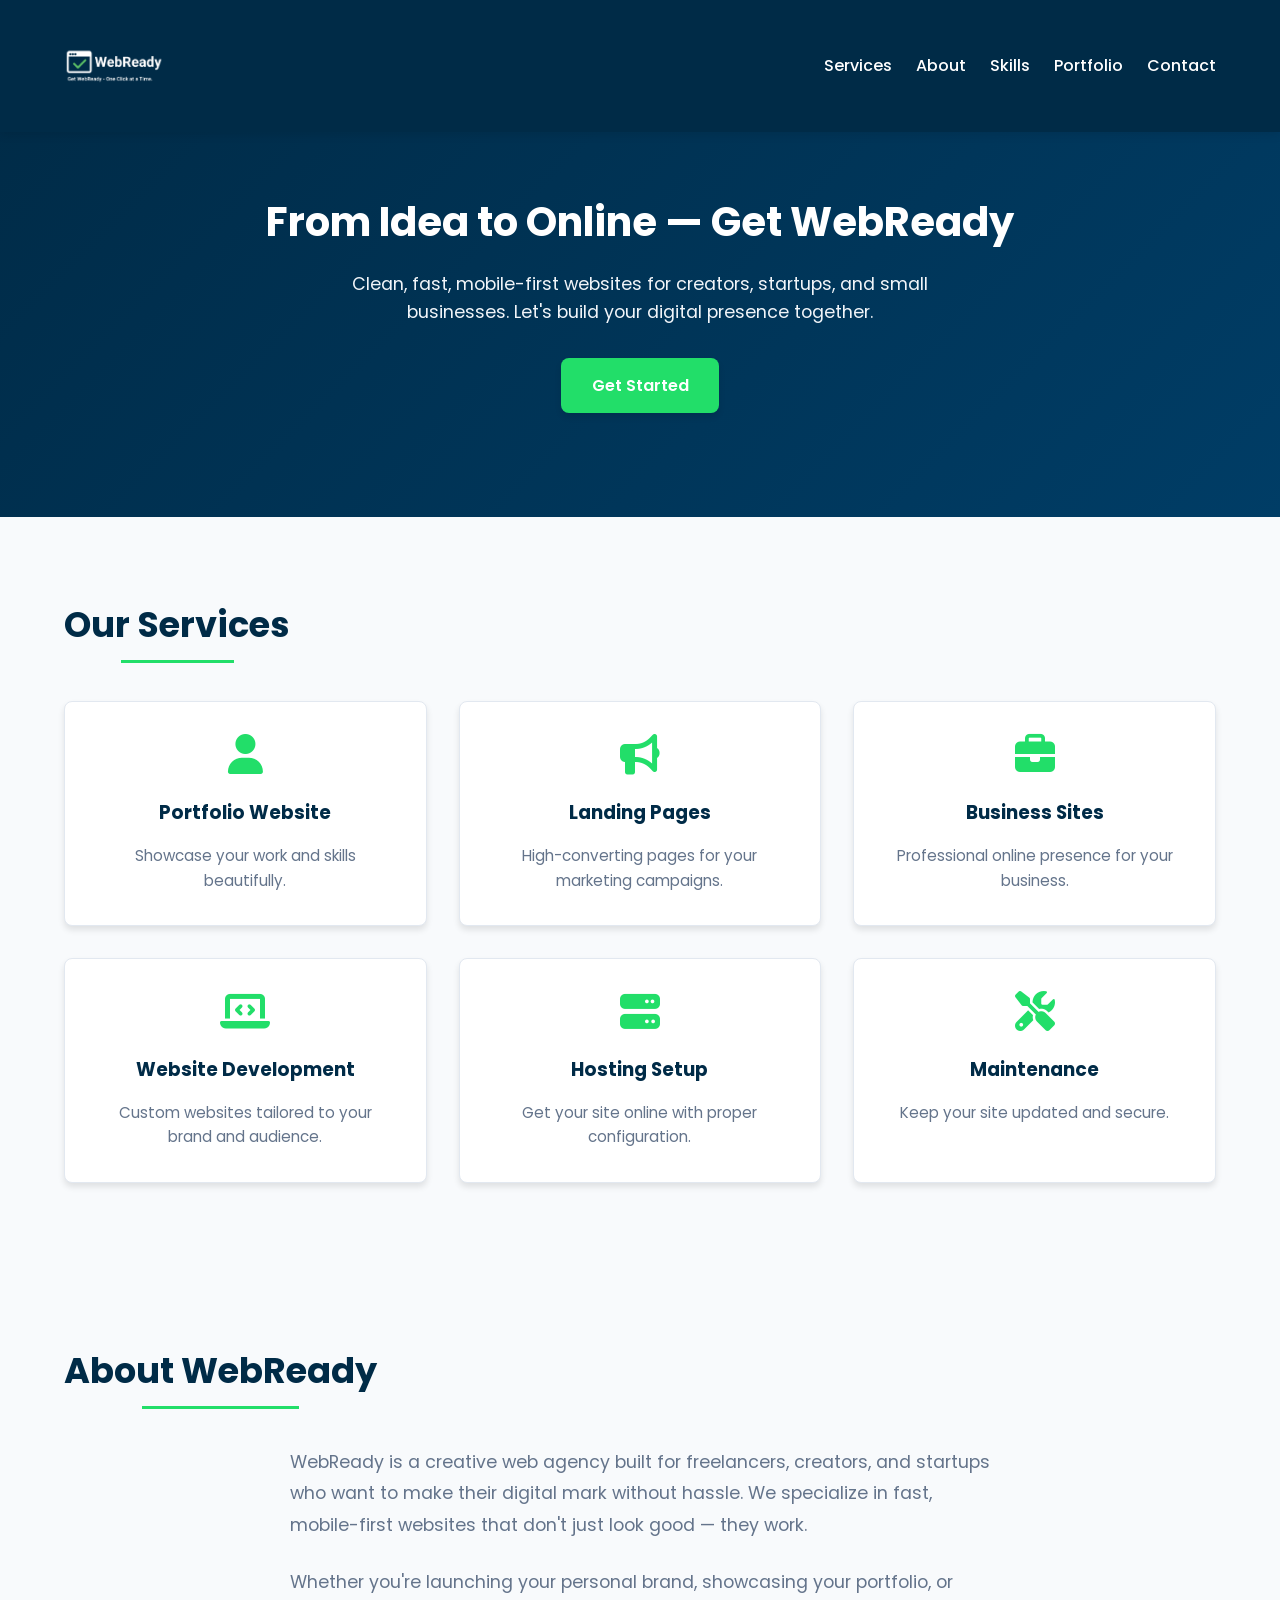
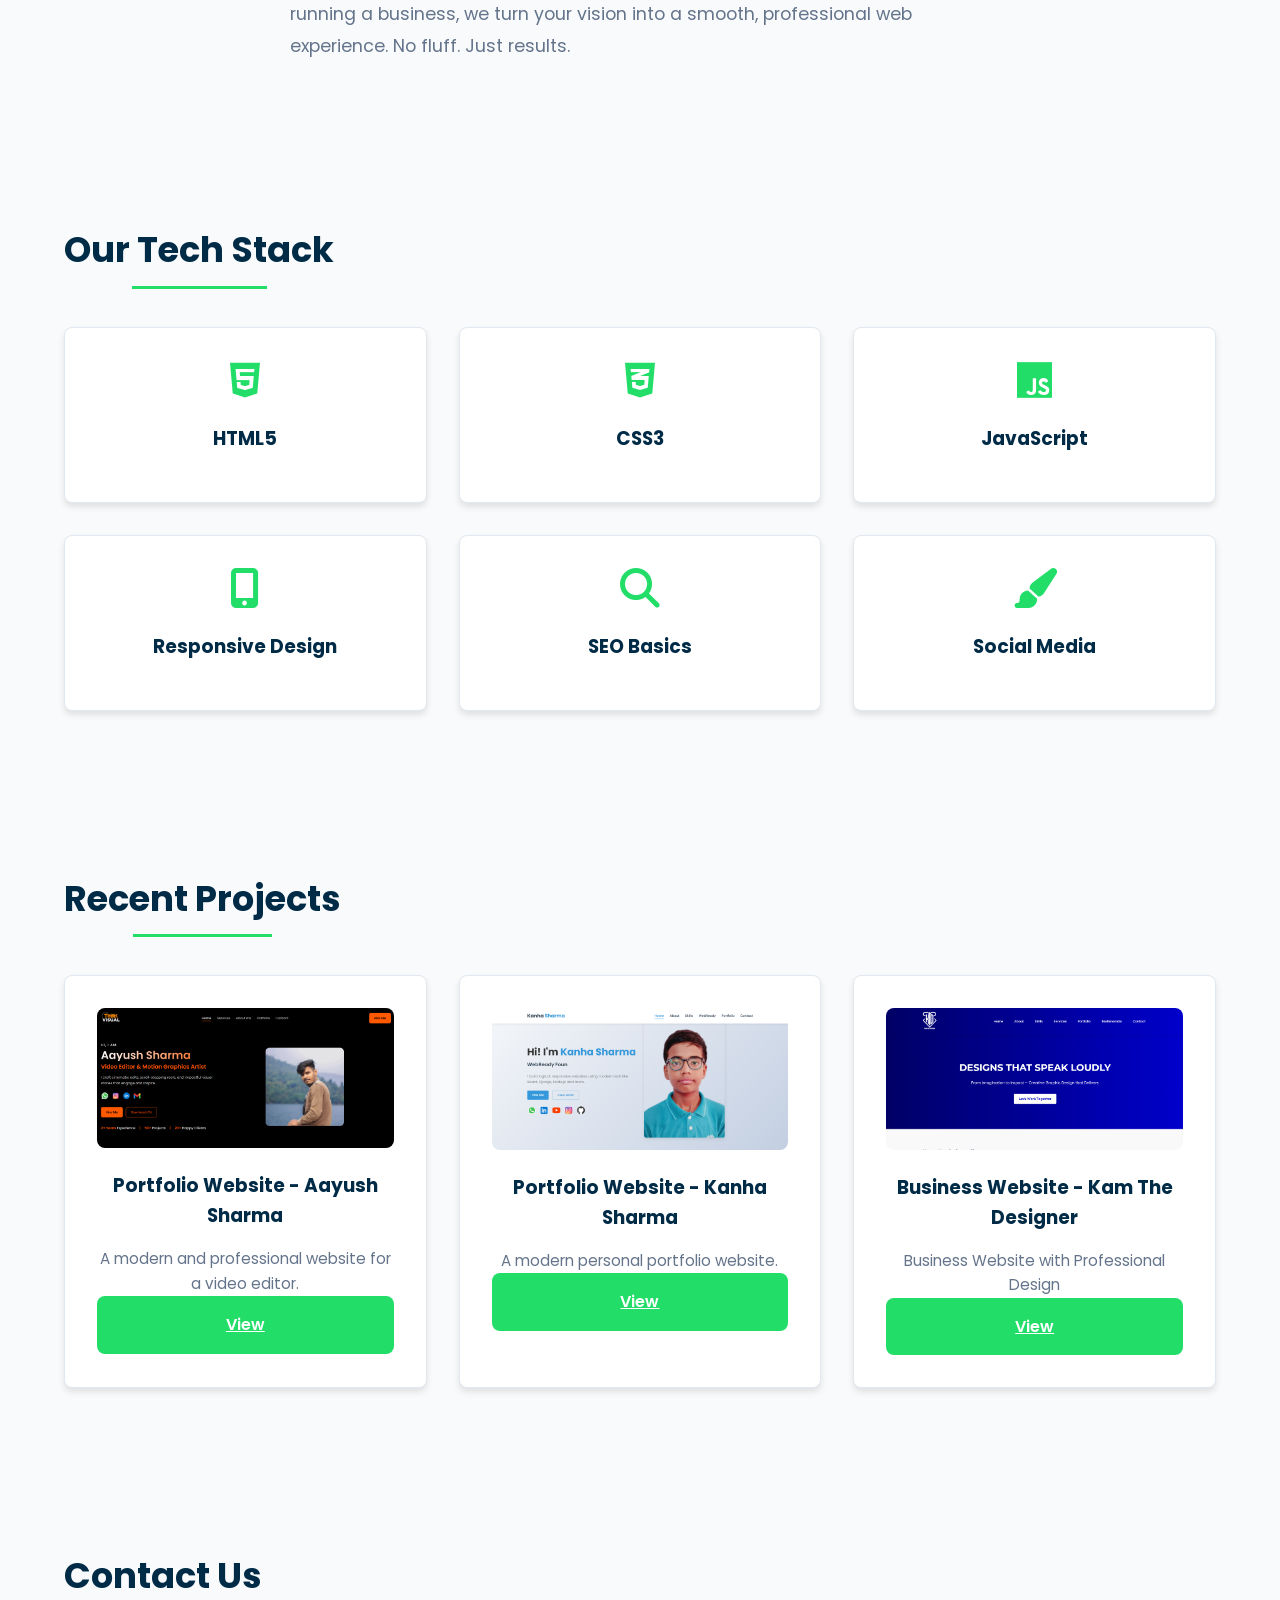
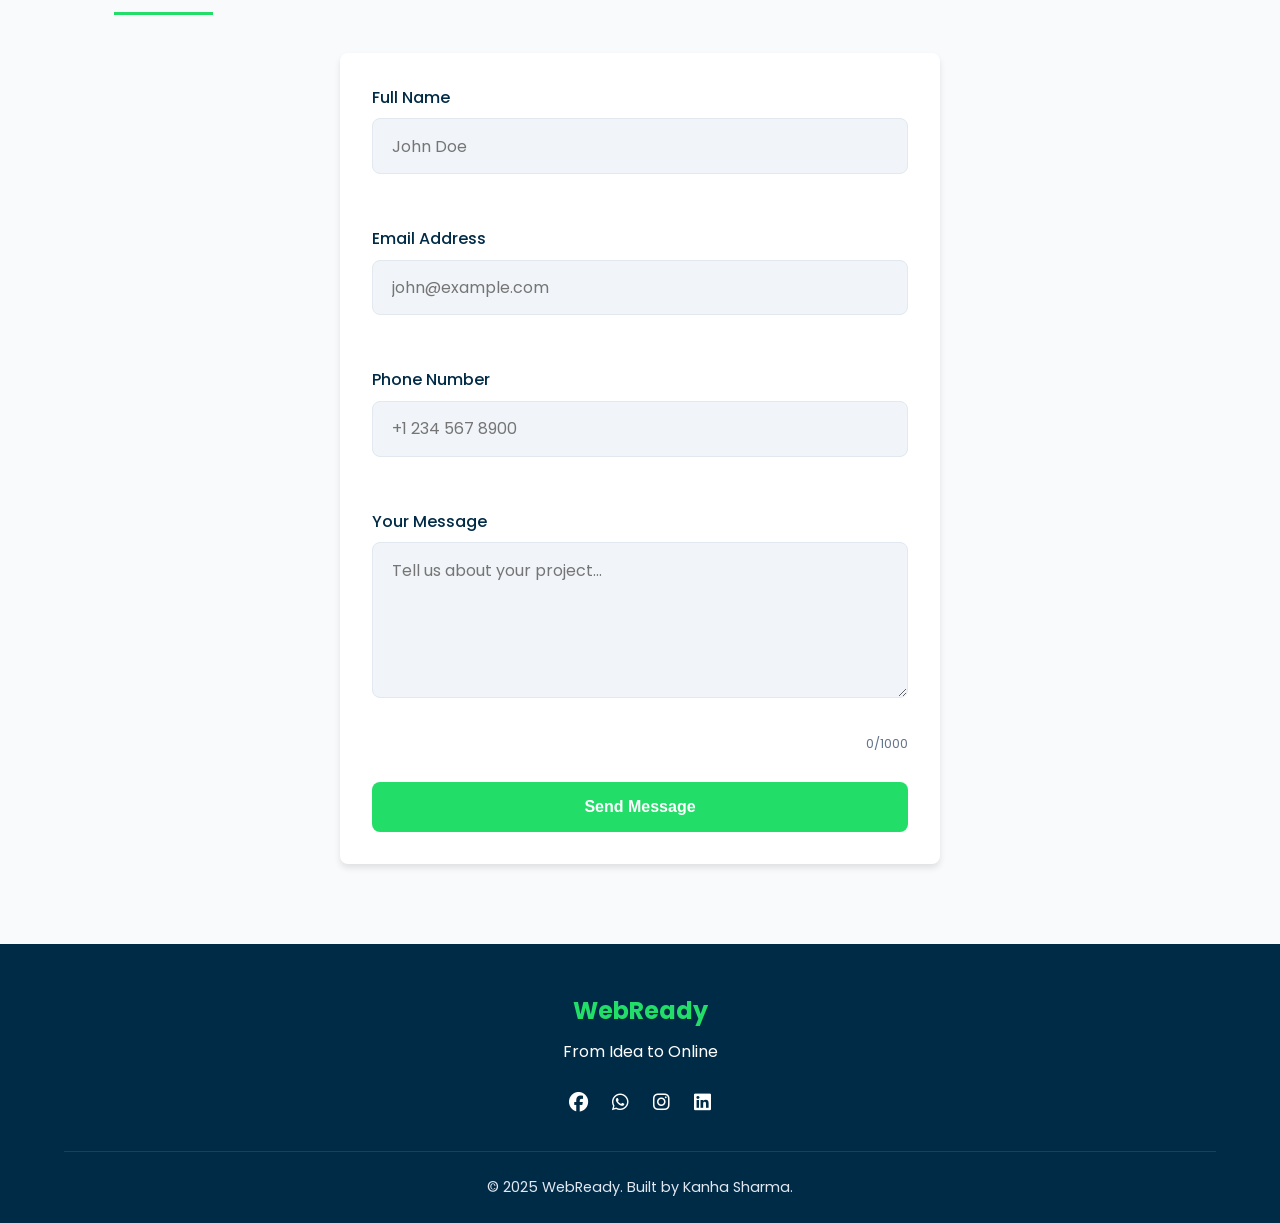
<file: index.html>
<!DOCTYPE html>
<html lang="en">

<head>
  <!-- Basic Meta Tags -->
  <meta charset="UTF-8" />
  <meta name="viewport" content="width=device-width, initial-scale=1.0" />
  <meta http-equiv="X-UA-Compatible" content="IE=edge" />
  <meta name="description" content="WebReady builds clean, fast, mobile-first websites for creators, startups, and small businesses. Get online with expert help and modern design." />
  <meta name="keywords" content="Web Design, Portfolio Websites, Business Sites, Web Development, Responsive Design, SEO Ready, WebReady, Kanha Sharma" />
  <meta name="author" content="Kanha Sharma" />
  <meta name="robots" content="index, follow" />
  <link rel="canonical" href="https://webready.agency/" />

  <!-- Title -->
  <title>WebReady – From Idea to Online</title>

  <!-- Favicon -->
  <link rel="icon" href="WebReady-Logo-Design-Favicon.png" type="image/x-icon" />

  <!-- Fonts & Icons -->
  <link rel="preconnect" href="https://fonts.googleapis.com" />
  <link rel="preconnect" href="https://fonts.gstatic.com" crossorigin />
  <link href="https://fonts.googleapis.com/css2?family=Poppins:wght@400;500;600;700&display=swap" rel="stylesheet" />
  <link rel="stylesheet" href="https://cdnjs.cloudflare.com/ajax/libs/font-awesome/6.4.0/css/all.min.css" />

  <!-- Stylesheet -->
  <link rel="stylesheet" href="style.css" />

  <!-- Open Graph (for social media sharing) -->
  <meta property="og:title" content="WebReady – From Idea to Online" />
  <meta property="og:description" content="Clean, modern websites for creators, startups, and small businesses." />
  <meta property="og:image" content="https://webready.agency/og-preview.png" />
  <meta property="og:url" content="https://businesswebready" />
  <meta property="og:type" content="website" />

  <!-- Twitter Card -->
  <meta name="twitter:card" content="summary_large_image" />
  <meta name="twitter:title" content="WebReady – From Idea to Online" />
  <meta name="twitter:description" content="Mobile-first websites designed for creators, freelancers, and startups." />
  <meta name="twitter:image" content="https://webready.agency/WebReady-Logo-Design-Favicon.png" />
</head>


<body>

    <header class="fade-in">
        <div class="container">
            <h1 class="logo">
                <a href="#hero">
                    <img src="WebReady-Logo-Design.png" alt="WebReady Logo" />
                </a>
            </h1>

            <nav class="nav-links" id="nav-links">
                <a href="#services">Services</a>
                <a href="#about">About</a>
                <a href="#skills">Skills</a>
                <a href="#portfolio">Portfolio</a>
                <a href="#contact">Contact</a>
            </nav>
            <div class="hamburger" id="hamburger" aria-label="Menu" aria-expanded="false">
                <span></span>
                <span></span>
                <span></span>
            </div>
        </div>
    </header>

    <section class="hero slide-in" id="hero">
        <div class="container">
            <h2>From Idea to Online — Get WebReady</h2>
            <p>Clean, fast, mobile-first websites for creators, startups, and small businesses. Let's build your digital
                presence together.</p>
            <a href="#contact" class="cta-button-top">Get Started</a>
        </div>
    </section>

    <main>
        <section class="section" id="services">
            <div class="container">
                <h2>Our Services</h2>
                <div class="grid services">
                    <div class="card">
                        <i class="fas fa-user"></i>
                        <h3>Portfolio Website</h3>
                        <p>Showcase your work and skills beautifully.</p>
                    </div>
                    <div class="card">
                        <i class="fas fa-bullhorn"></i>
                        <h3>Landing Pages</h3>
                        <p>High-converting pages for your marketing campaigns.</p>
                    </div>
                    <div class="card">
                        <i class="fas fa-briefcase"></i>
                        <h3>Business Sites</h3>
                        <p>Professional online presence for your business.</p>
                    </div>
                    <div class="card">
                        <i class="fas fa-laptop-code"></i>
                        <h3>Website Development</h3>
                        <p>Custom websites tailored to your brand and audience.</p>
                    </div>
                    <div class="card">
                        <i class="fas fa-server"></i>
                        <h3>Hosting Setup</h3>
                        <p>Get your site online with proper configuration.</p>
                    </div>
                    <div class="card">
                        <i class="fas fa-tools"></i>
                        <h3>Maintenance</h3>
                        <p>Keep your site updated and secure.</p>
                    </div>
                </div>
            </div>
        </section>

        <section class="section about" id="about">
            <div class="container">
                <h2>About WebReady</h2>
                <p>WebReady is a creative web agency built for freelancers, creators, and startups who want to make
                    their digital mark without hassle. We specialize in fast, mobile-first websites that don't just look
                    good — they work.</p>
                <br>
                <p>
                    Whether you're launching your personal brand, showcasing your portfolio, or running a business, we
                    turn your vision into a smooth, professional web experience. No fluff. Just results.</p>
            </div>
        </section>

        <section class="section" id="skills">
            <div class="container">
                <h2>Our Tech Stack</h2>
                <div class="grid skills">
                    <div class="card">
                        <i class="fab fa-html5"></i>
                        <h3>HTML5</h3>
                    </div>
                    <div class="card">
                        <i class="fab fa-css3-alt"></i>
                        <h3>CSS3</h3>
                    </div>
                    <div class="card">
                        <i class="fab fa-js"></i>
                        <h3>JavaScript</h3>
                    </div>
                    <div class="card">
                        <i class="fas fa-mobile-alt"></i>
                        <h3>Responsive Design</h3>
                    </div>
                    <div class="card">
                        <i class="fas fa-search"></i>
                        <h3>SEO Basics</h3>
                    </div>
                    <div class="card">
                        <i class="fas fa-paint-brush"></i>
                        <h3>Social Media</h3>
                    </div>
                </div>
            </div>
        </section>

        <section class="section" id="portfolio">
            <div class="container">
                <h2>Recent Projects</h2>
                <div class="grid portfolio">
                    <div class="card">
                        <img src="Aayush-Portfolio.png" alt="Portfolio Site for Creator" loading="lazy">
                        <h3>Portfolio Website - Aayush Sharma</h3>
                        <p>A modern and professional website for a video editor.</p>
                        <a href="https://kanhaprogrammer.github.io/Aayush-Portfolio---My-Project/"
                            class="cta-button">View</a>
                    </div>
                    <div class="card">
                        <img src="Kanha-Portfolio.png" alt="Startup Landing Page" loading="lazy">
                        <h3>Portfolio Website - Kanha Sharma</h3>
                        <p>A modern personal portfolio website.</p>
                        <a href="https://kanhaprogrammer.github.io/kanha-portfolio/" class="cta-button">View</a>
                    </div>
                    <div class="card">
                        <img src="Kam_the_Designer- Website.png" alt="Business Site for Local Brand" loading="lazy">
                        <h3>Business Website - Kam The Designer</h3>
                        <p>Business Website with Professional Design</p>
                        <a href="https://kam-the-designer.github.io/kam-the-designer/" class="cta-button">View</a>
                    </div>
                </div>
            </div>
        </section>

        <section class="section contact" id="contact">
            <div class="container">
                <h2>Contact Us</h2>
                <form class="contact-form" action="https://formspree.io/f/xrbknvlk" method="POST" id="contactForm"
                    novalidate>
                    <!-- Name -->
                    <div class="form-group">
                        <label for="name" class="form-label">Full Name</label>
                        <input type="text" name="name" id="name" class="form-control" placeholder="John Doe" required
                            minlength="2" maxlength="100" />
                        <div class="form-error" id="name-error"></div>
                    </div>

                    <!-- Email -->
                    <div class="form-group">
                        <label for="email" class="form-label">Email Address</label>
                        <input type="email" name="email" id="email" class="form-control" placeholder="john@example.com"
                            required pattern="[a-z0-9._%+-]+@[a-z0-9.-]+\.[a-z]{2,}$" />
                        <div class="form-error" id="email-error"></div>
                    </div>

                    <!-- Phone (Optional) -->
                    <div class="form-group">
                        <label for="phone" class="form-label">Phone Number <span
                                class="optional"></span></label>
                        <input type="tel" name="phone" id="phone" class="form-control" placeholder="+1 234 567 8900" required
                            pattern="^(\+?\d{1,3}[- ]?)?\d{10}$" />
                        <div class="form-error" id="phone-error"></div>
                    </div>

                    <!-- Message -->
                    <div class="form-group">
                        <label for="message" class="form-label">Your Message</label>
                        <textarea name="message" id="message" class="form-control"
                            placeholder="Tell us about your project..." rows="5"minlength="10"
                            maxlength="1000"></textarea>
                        <div class="form-error" id="message-error"></div>
                        <div class="character-count"><span id="message-counter">0</span>/1000</div>
                    </div>

                    <!-- Submit Button -->
                    <div class="form-footer">
                        <button type="submit" class="cta-button" id="submitBtn" aria-live="polite">
                            <span class="btn-text">Send Message</span>
                            <span class="loading-spinner" aria-hidden="true"></span>
                        </button>
                    </div>
                </form>
            </div>
        </section>

        </div>
        </section>
    </main>

    <footer>
        <div class="container">
            <div class="footer-content">
                <div class="footer-logo">
                    <h2>WebReady</h2>
                    <p>From Idea to Online</p>
                </div>
                <div class="social-links">
                    <a href="https://www.facebook.com/profile.php?id=61578298170309" aria-label="Facebook"><i
                            class="fab fa-facebook"></i></a>
                    <a href="https://wa.me/919871072210" aria-label="Twitter"><i class="fab fa-whatsapp"></i></a>
                    <a href="https://www.instagram.com/businesswebready/" aria-label="Instagram"><i
                            class="fab fa-instagram"></i></a>
                    <a href="https://www.linkedin.com/company/web-ready-agency" aria-label="LinkedIn"><i
                            class="fab fa-linkedin"></i></a>
                </div>
            </div>
            <p class="copyright">&copy; 2025 WebReady. Built by Kanha Sharma.</p>
        </div>
    </footer>

    <script src="script.js" defer></script>
</body>

</html>
</file>
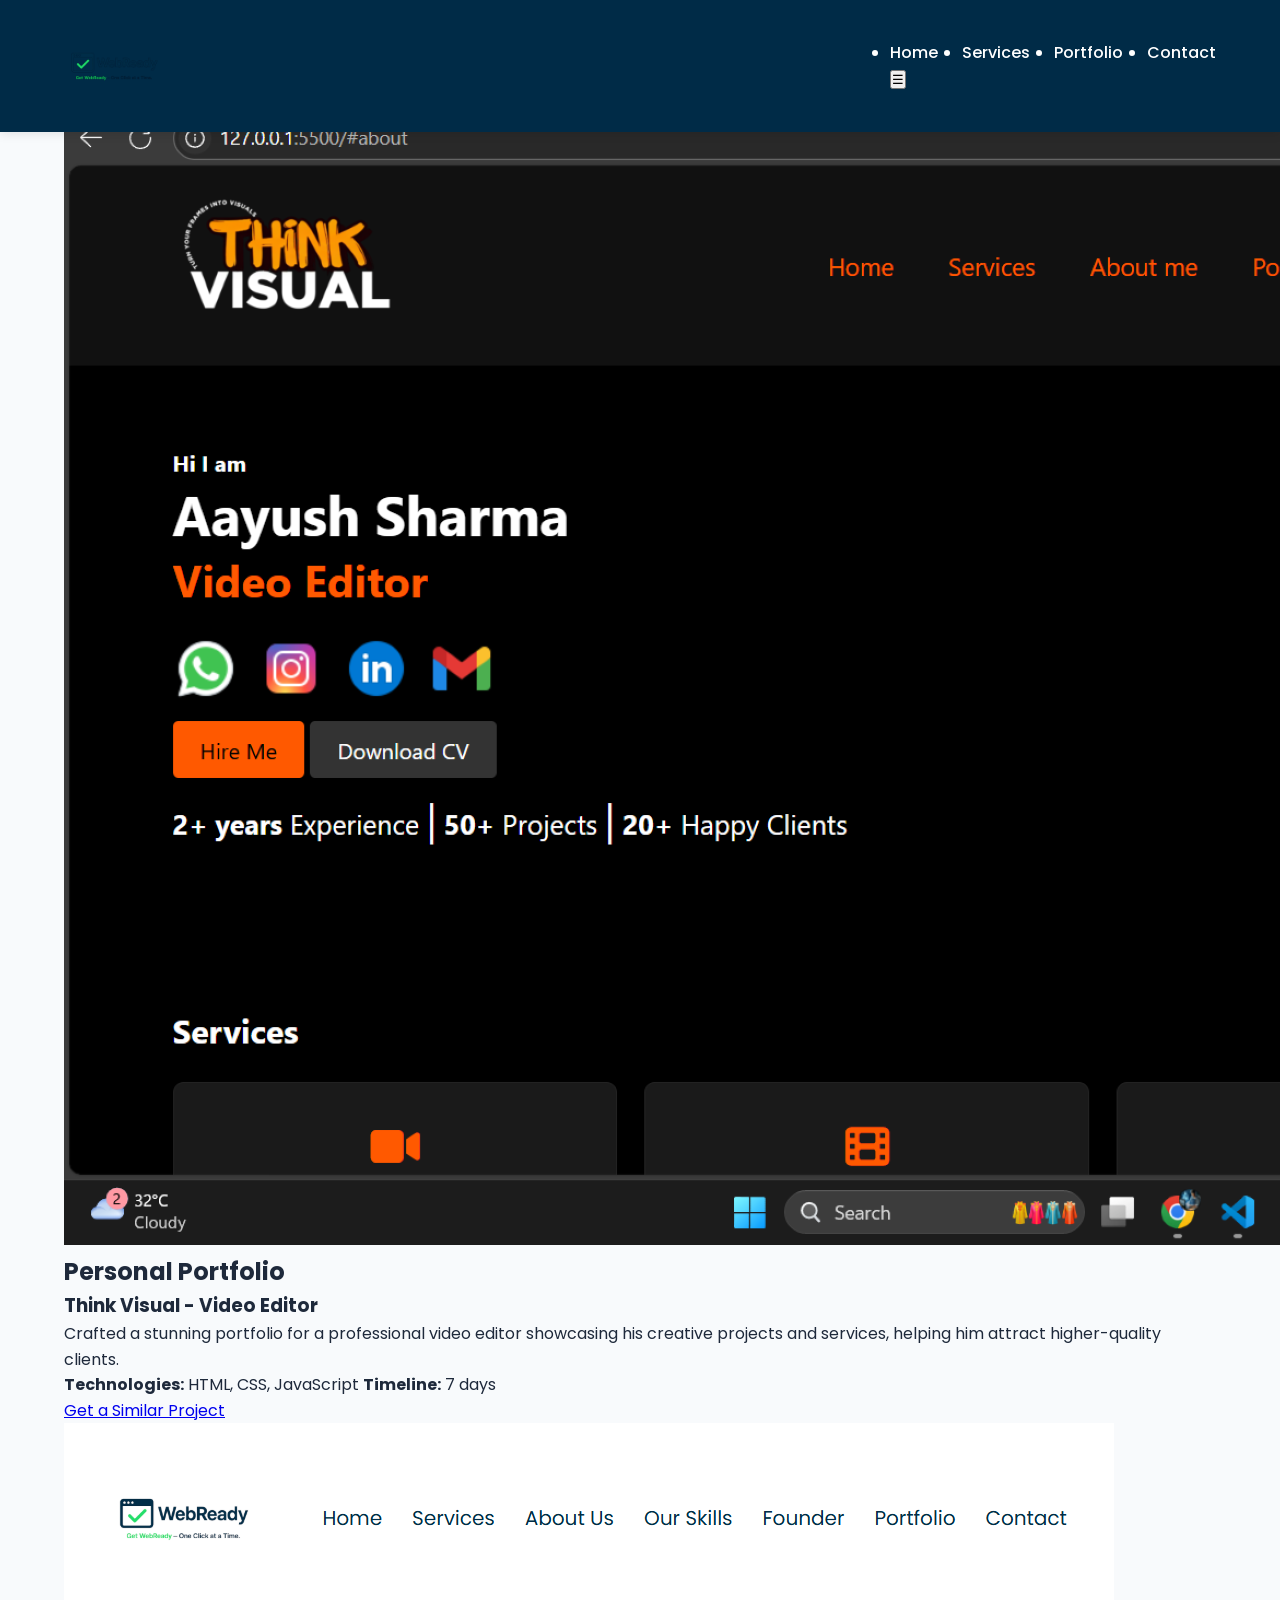
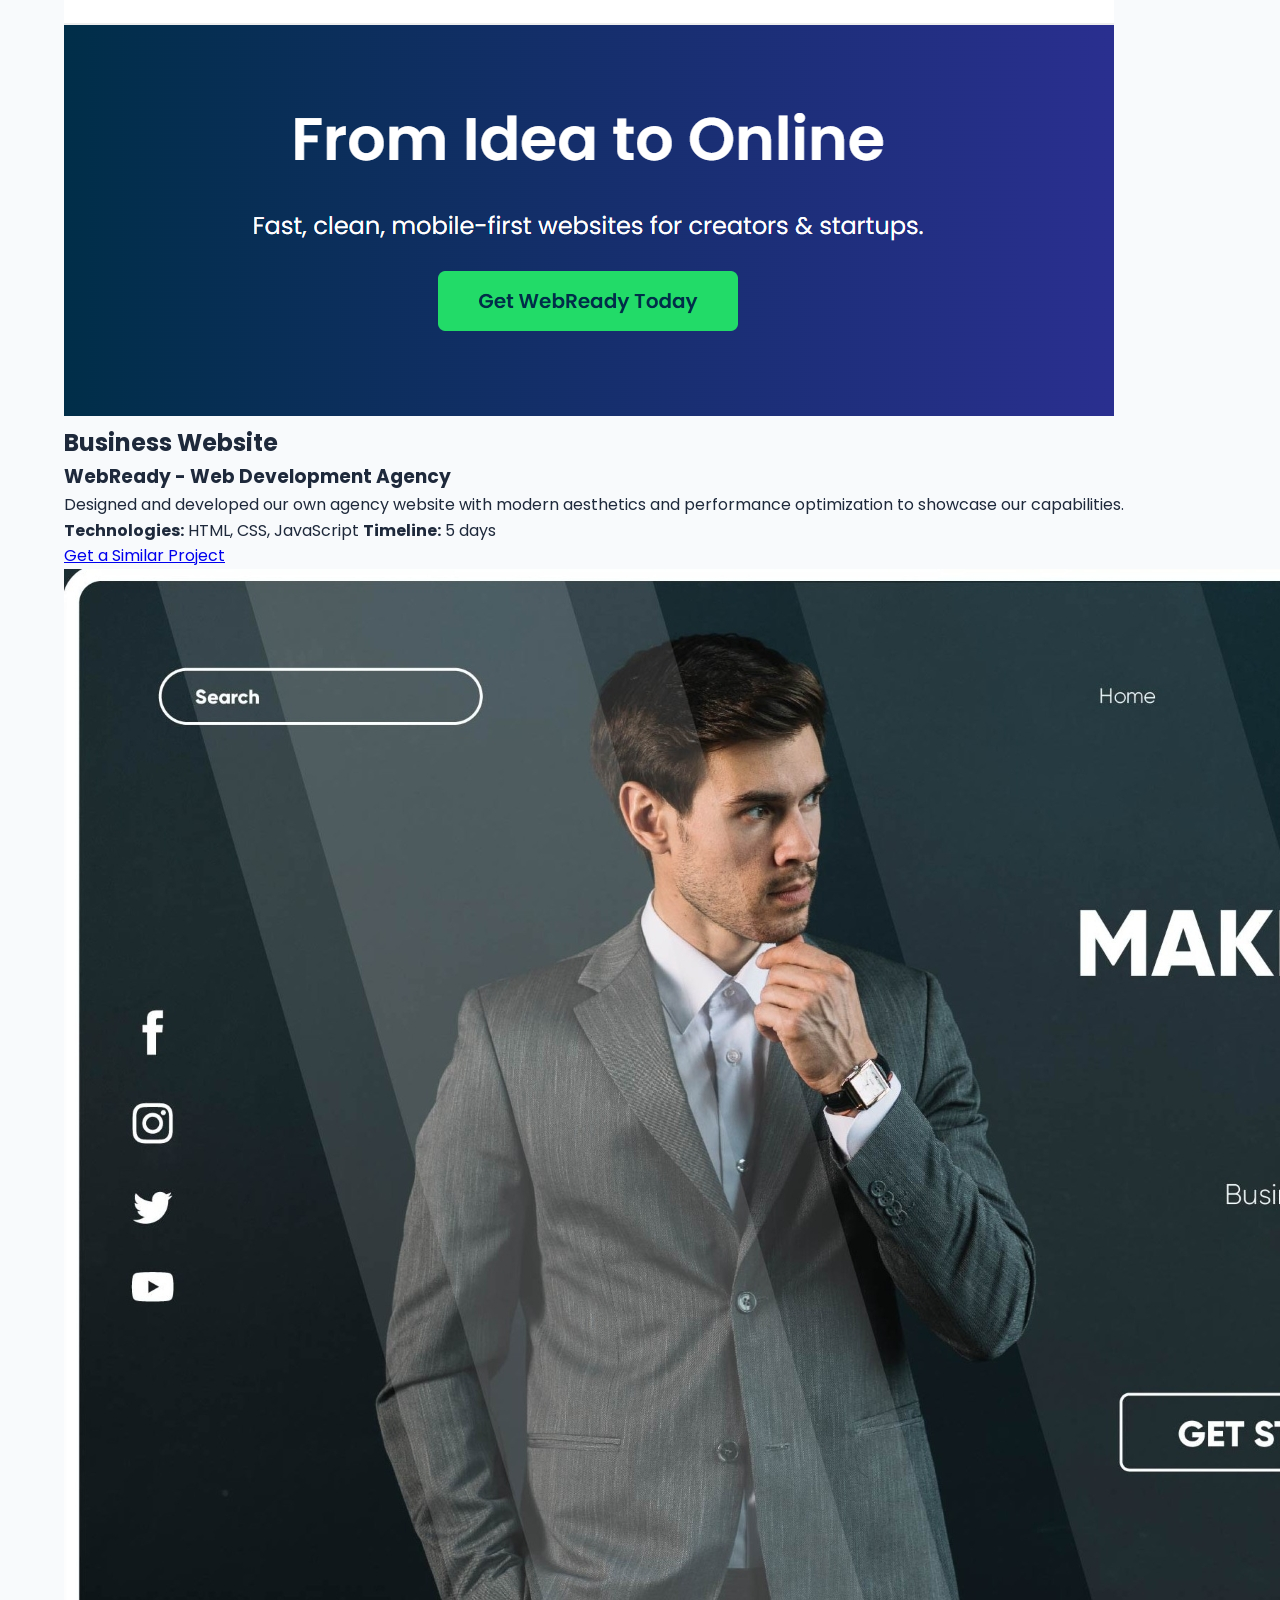
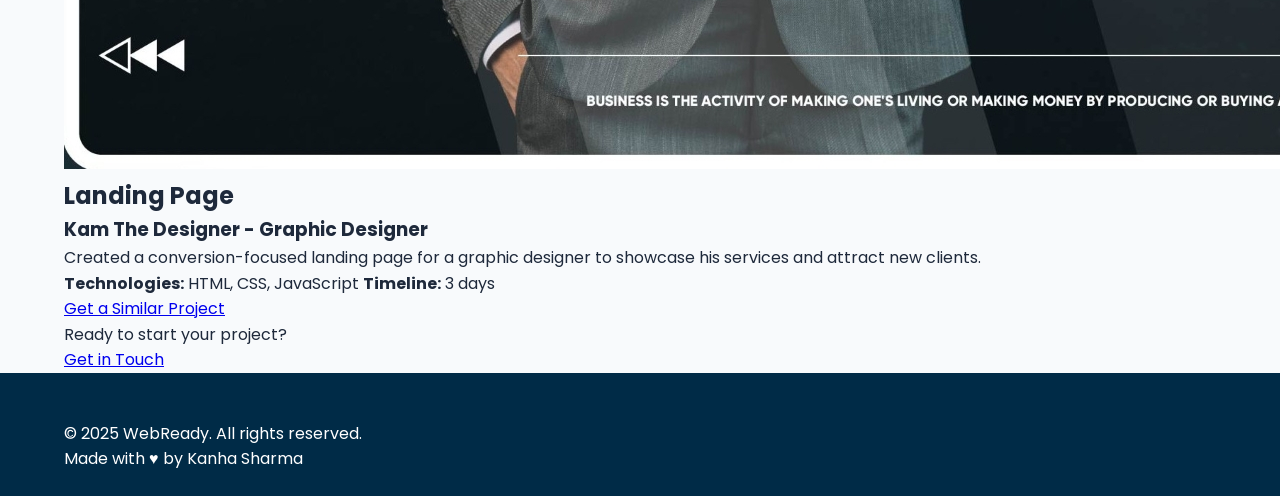
<file: portfolio.html>
<!DOCTYPE html>
<html lang="en">

<head>
  <meta charset="UTF-8" />
  <meta name="viewport" content="width=device-width, initial-scale=1.0" />
  <title>Our Portfolio - WebReady</title>
  <link rel="stylesheet" href="style.css" />
  <link href="https://fonts.googleapis.com/css2?family=Poppins:wght@400;500;600;700&display=swap" rel="stylesheet">
</head>

<body>
  <!-- Navigation -->
  <header class="navbar">
    <div class="container">
      <div class="logo">
        <a href="index.html" aria-label="WebReady Home"><img src="WebReady Logo Design (1).png" alt="WebReady Logo" width="119" height="119"></a>
      </div>

      <nav aria-label="Main navigation">
        <ul class="nav-links">
          <li><a href="index.html" class="nav-link">Home</a></li>
          <li><a href="index.html#services" class="nav-link">Services</a></li>
          <li><a href="index.html#portfolio" class="nav-link">Portfolio</a></li>
          <li><a href="index.html#contact" class="nav-link">Contact</a></li>
        </ul>
        <button class="menu-toggle" id="menu-toggle" aria-label="Mobile menu toggle" aria-expanded="false">&#9776;</button>
      </nav>
    </div>
  </header>

  <!-- Portfolio Section -->
  <section class="portfolio portfolio-page">
    <div class="container">
      <h1 class="page-title">Our Portfolio</h1>
      <p class="page-subtitle">See what we've built for our clients</p>
      
      <div class="portfolio-grid">
        <article class="portfolio-item">
          <img src="Aayush Portfolio.png" alt="Aayush Portfolio Website" loading="lazy">
          <div class="portfolio-content">
            <h2>Personal Portfolio</h2>
            <h3>Think Visual - Video Editor</h3>
            <p>Crafted a stunning portfolio for a professional video editor showcasing his creative projects and services, helping him attract higher-quality clients.</p>
            <div class="portfolio-details">
              <div class="portfolio-meta">
                <span><strong>Technologies:</strong> HTML, CSS, JavaScript</span>
                <span><strong>Timeline:</strong> 7 days</span>
              </div>
              <a href="index.html#contact" class="btn btn-outline">Get a Similar Project</a>
            </div>
          </div>
        </article>

        <article class="portfolio-item">
          <img src="WebReady Website.png" alt="WebReady Business Website" loading="lazy">
          <div class="portfolio-content">
            <h2>Business Website</h2>
            <h3>WebReady - Web Development Agency</h3>
            <p>Designed and developed our own agency website with modern aesthetics and performance optimization to showcase our capabilities.</p>
            <div class="portfolio-details">
              <div class="portfolio-meta">
                <span><strong>Technologies:</strong> HTML, CSS, JavaScript</span>
                <span><strong>Timeline:</strong> 5 days</span>
              </div>
              <a href="index.html#contact" class="btn btn-outline">Get a Similar Project</a>
            </div>
          </div>
        </article>

        <article class="portfolio-item">
          <img src="Kam The Designer Landing Page.jpg" alt="Kam The Designer Landing Page" loading="lazy">
          <div class="portfolio-content">
            <h2>Landing Page</h2>
            <h3>Kam The Designer - Graphic Designer</h3>
            <p>Created a conversion-focused landing page for a graphic designer to showcase his services and attract new clients.</p>
            <div class="portfolio-details">
              <div class="portfolio-meta">
                <span><strong>Technologies:</strong> HTML, CSS, JavaScript</span>
                <span><strong>Timeline:</strong> 3 days</span>
              </div>
              <a href="index.html#contact" class="btn btn-outline">Get a Similar Project</a>
            </div>
          </div>
        </article>
      </div>

      <div class="portfolio-cta">
        <p>Ready to start your project?</p>
        <a href="index.html#contact" class="btn btn-primary">Get in Touch</a>
      </div>
    </div>
  </section>

  <footer class="footer">
    <div class="container">
      <div class="footer-bottom">
        <p>&copy; <span id="current-year">2025</span> WebReady. All rights reserved.</p>
        <p>Made with ♥ by Kanha Sharma</p>
      </div>
    </div>
  </footer>

  <script src="main.js"></script>
</body>
</html>
</file>
<file: style.css>
:root {
  --primary: #22de69;
  --primary-dark: #1ac959;
  --secondary: #002b47;
  --secondary-light: #003d66;
  --bg: #f8fafc;
  --dark: #1e293b;
  --gray: #64748b;
  --light-gray: #e2e8f0;
  --lighter-gray: #f1f5f9;
  --font: 'Poppins', sans-serif;
  --border-radius: 8px;
  --box-shadow: 0 4px 6px rgba(0, 0, 0, 0.1);
  --transition: all 0.3s ease;
}

* {
  margin: 0;
  padding: 0;
  box-sizing: border-box;
}

html {
  scroll-behavior: smooth;
}

body {
  font-family: var(--font);
  background: var(--bg);
  color: var(--dark);
  line-height: 1.6;
  overflow-x: hidden;
}

.container {
  width: 100%;
  max-width: 1200px;
  margin: 0 auto;
  padding: 0 1.5rem;
}

/* Header Styles */
header {
  background: var(--secondary);
  color: #fff;
  padding: 1rem 0;
  position: fixed;
  width: 100%;
  top: 0;
  z-index: 1000;
  box-shadow: 0 2px 10px rgba(0, 0, 0, 0.1);
  transition: var(--transition);
}

header.scrolled {
  padding: 0.5rem 0;
  background: rgba(0, 43, 71, 0.95);
  backdrop-filter: blur(5px);
}

header .container {
  display: flex;
  justify-content: space-between;
  align-items: center;
}

header h1 {
  font-size: 1.8rem;
  color: var(--primary);
}

header h1 a {
  color: inherit;
  text-decoration: none;
}
.logo img {
  height: 100px;
  width: auto;
  display: block;
}

/* Navigation */
.nav-links {
  display: flex;
  gap: 1.5rem;
}

.nav-links a {
  text-decoration: none;
  color: #fff;
  font-weight: 500;
  transition: var(--transition);
  position: relative;
}

.nav-links a:hover {
  color: var(--primary);
}

.nav-links a::after {
  content: '';
  position: absolute;
  width: 0;
  height: 2px;
  bottom: -4px;
  left: 0;
  background-color: var(--primary);
  transition: var(--transition);
}

.nav-links a:hover::after {
  width: 100%;
}

/* Hero Section */
.hero {
  padding: 8rem 0 6rem;
  text-align: center;
  background: linear-gradient(135deg, var(--secondary), var(--secondary-light));
  color: #fff;
  margin-top: 70px;
}

.hero h2 {
  font-size: 2.5rem;
  margin-bottom: 1.5rem;
  line-height: 1.2;
}

.hero p {
  max-width: 600px;
  margin: 0 auto 2rem;
  font-size: 1.1rem;
  color: var(--lighter-gray);
}
/* Top CTA Button Styles */
.cta-button-top {
  display: inline-block;
  background: var(--primary);
  color: #fff;
  padding: 0.8rem 1.8rem;
  border-radius: var(--border-radius);
  text-decoration: none;
  font-weight: 600;
  font-size: 1rem;
  transition: var(--transition);
  box-shadow: 0 4px 6px rgba(0, 0, 0, 0.1);
  position: relative;
  overflow: hidden;
  border: 2px solid transparent;
}

/* Hover and Focus States */
.cta-button-top:hover,
.cta-button-top:focus {
  background: var(--primary-dark);
  transform: translateY(-2px);
  box-shadow: 0 6px 12px rgba(34, 222, 105, 0.25);
  color: #fff;
}

/* Active State */
.cta-button-top:active {
  transform: translateY(0);
  box-shadow: 0 2px 4px rgba(0, 0, 0, 0.1);
}

/* Optional Ripple Effect */
.cta-button-top::after {
  content: '';
  position: absolute;
  top: 50%;
  left: 50%;
  width: 5px;
  height: 5px;
  background: rgba(255, 255, 255, 0.5);
  opacity: 0;
  border-radius: 100%;
  transform: scale(1, 1) translate(-50%);
  transform-origin: 50% 50%;
}

.cta-button-top:focus:not(:active)::after {
  animation: ripple 0.6s ease-out;
}

@keyframes ripple {
  0% {
    transform: scale(0, 0);
    opacity: 0.5;
  }
  100% {
    transform: scale(20, 20);
    opacity: 0;
  }
}

/* If you want it to stick to the top right corner */
.cta-button-top.fixed {
  position: fixed;
  top: 1.5rem;
  right: 2rem;
  z-index: 999;
}

/* Responsive adjustments */
@media (max-width: 768px) {
  .cta-button-top {
    padding: 0.7rem 1.5rem;
    font-size: 0.9rem;
  }
  
  .cta-button-top.fixed {
    top: 1rem;
    right: 1rem;
  }
}


/* Section Styles */
.section {
  padding: 5rem 0;
}

.section h2 {
  font-size: 2.2rem;
  margin-bottom: 3rem;
  color: var(--secondary);
  position: relative;
  display: inline-block;
}

.section h2::after {
  content: '';
  position: absolute;
  width: 50%;
  height: 3px;
  bottom: -10px;
  left: 25%;
  background: var(--primary);
}

/* Grid & Card Styles */
.grid {
  display: grid;
  gap: 2rem;
  grid-template-columns: repeat(auto-fit, minmax(280px, 1fr));
}

.card {
  background: #fff;
  border: 1px solid var(--light-gray);
  padding: 2rem;
  border-radius: var(--border-radius);
  transition: var(--transition);
  text-align: center;
  box-shadow: var(--box-shadow);
}

.card:hover {
  transform: translateY(-8px);
  box-shadow: 0 10px 20px rgba(0, 0, 0, 0.15);
  border-color: var(--primary);
}

.card i {
  font-size: 2.5rem;
  color: var(--primary);
  margin-bottom: 1.5rem;
}

.card h3 {
  margin-bottom: 1rem;
  color: var(--secondary);
}

.card p {
  color: var(--gray);
  font-size: 0.95rem;
}

/* About Section */
.about p {
  max-width: 700px;
  margin: 0 auto;
  font-size: 1.1rem;
  color: var(--gray);
  line-height: 1.8;
}

/* Portfolio Section */
.portfolio .card img {
  width: 100%;
  object-fit: cover;
  border-radius: var(--border-radius);
  margin-bottom: 1rem;
}

/* Contact Form Styles */
.contact-form {
  max-width: 600px;
  margin: 0 auto;
  padding: 2rem;
  background: #fff;
  border-radius: var(--border-radius);
  box-shadow: var(--box-shadow);
}

.form-group {
  margin-bottom: 1.75rem;
  position: relative;
}

.form-label {
  display: block;
  margin-bottom: 0.5rem;
  font-weight: 500;
  color: var(--secondary);
}

.form-label .optional {
  color: var(--gray);
  font-weight: 400;
  font-size: 0.9em;
}

.form-control {
  width: 100%;
  padding: 0.9rem 1.2rem;
  border: 1px solid var(--light-gray);
  border-radius: var(--border-radius);
  font-size: 1rem;
  font-family: var(--font);
  transition: var(--transition);
  background-color: var(--lighter-gray);
}

.form-control:focus {
  outline: none;
  border-color: var(--primary);
  box-shadow: 0 0 0 3px rgba(34, 222, 105, 0.2);
  background-color: #fff;
}

textarea.form-control {
  min-height: 150px;
  resize: vertical;
}

/* Form Error Styles */
.form-error {
  color: #e63946;
  font-size: 0.85rem;
  margin-top: 0.5rem;
  height: 1rem;
  opacity: 0;
  transition: opacity 0.3s ease;
}

.form-group.error .form-error {
  opacity: 1;
}

.form-group.error .form-control {
  border-color: #e63946;
}

/* Character Counter */
.character-count {
  text-align: right;
  font-size: 0.8rem;
  color: var(--gray);
  margin-top: 0.25rem;
}

/* Button Loading State */
.cta-button {
  position: relative;
  display: inline-flex;
  align-items: center;
  justify-content: center;
  gap: 0.5rem;
  background: var(--primary);
  color: #fff;
  padding: 1rem 2rem;
  border-radius: var(--border-radius);
  font-weight: 600;
  transition: var(--transition);
  border: none;
  cursor: pointer;
  font-size: 1rem;
  width: 100%;
  overflow: hidden;
}

.cta-button:hover {
  background: var(--primary-dark);
  transform: translateY(-2px);
  box-shadow: 0 5px 15px rgba(34, 222, 105, 0.3);
}

.loading-spinner {
  display: none;
  width: 1.25rem;
  height: 1.25rem;
  border: 3px solid rgba(255, 255, 255, 0.3);
  border-radius: 50%;
  border-top-color: #fff;
  animation: spin 1s ease-in-out infinite;
}

@keyframes spin {
  to { transform: rotate(360deg); }
}

/* Form States */
.contact-form.loading .btn-text {
  visibility: hidden;
}

.contact-form.loading .loading-spinner {
  display: block;
  position: absolute;
}

.contact-form.success .cta-button {
  background: #2a9d8f;
}

.contact-form.error .cta-button {
  background: #e63946;
}
/* Footer */
footer {
  background: var(--secondary);
  color: #fff;
  padding: 3rem 0 1.5rem;
}

.footer-content {
  display: flex;
  flex-direction: column;
  align-items: center;
  margin-bottom: 2rem;
}

.footer-logo {
  text-align: center;
  margin-bottom: 1.5rem;
}

.footer-logo h2 {
  color: var(--primary);
  margin-bottom: 0.5rem;
}

.social-links {
  display: flex;
  gap: 1.5rem;
}

.social-links a {
  color: #fff;
  font-size: 1.2rem;
  transition: var(--transition);
}

.social-links a:hover {
  color: var(--primary);
  transform: translateY(-3px);
}

.copyright {
  text-align: center;
  padding-top: 1.5rem;
  border-top: 1px solid rgba(255, 255, 255, 0.1);
  font-size: 0.9rem;
  color: var(--light-gray);
}

/* Animations */
.fade-in {
  animation: fadeIn 1s ease-out;
}

.slide-in {
  animation: slideIn 1s ease-out;
}

@keyframes fadeIn {
  from { opacity: 0 }
  to { opacity: 1 }
}

@keyframes slideIn {
  from { transform: translateY(40px); opacity: 0 }
  to { transform: translateY(0); opacity: 1 }
}

/* Hamburger Styles */
.hamburger {
  display: none;
  flex-direction: column;
  justify-content: space-between;
  width: 24px;
  height: 18px;
  cursor: pointer;
  z-index: 1001;
}

.hamburger span {
  height: 3px;
  width: 100%;
  background: #fff;
  border-radius: 3px;
  transition: var(--transition);
}

/* Responsive Styles */
@media (max-width: 768px) {
  .hamburger {
    display: flex;
  }

  .nav-links {
    position: fixed;
    top: 0;
    right: -100%;
    width: 70%;
    height: 100vh;
    background: var(--secondary);
    flex-direction: column;
    align-items: center;
    justify-content: center;
    gap: 2rem;
    transition: var(--transition);
  }

  .nav-links.nav-active {
    right: 0;
  }

  .nav-links a {
    font-size: 1.2rem;
    padding: 0.5rem 0;
  }

  .nav-links a::after {
    bottom: 0;
  }

  .hero {
    padding: 6rem 0 4rem;
  }

  .hero h2 {
    font-size: 2rem;
  }

  .section {
    padding: 3rem 0;
  }
}

@media (max-width: 480px) {
  .container {
    padding: 0 1rem;
  }

  header h1 {
    font-size: 1.5rem;
  }

  .hero h2 {
    font-size: 1.8rem;
  }

  .section h2 {
    font-size: 1.8rem;
  }

  .grid {
    grid-template-columns: 1fr;
  }
}
</file>
